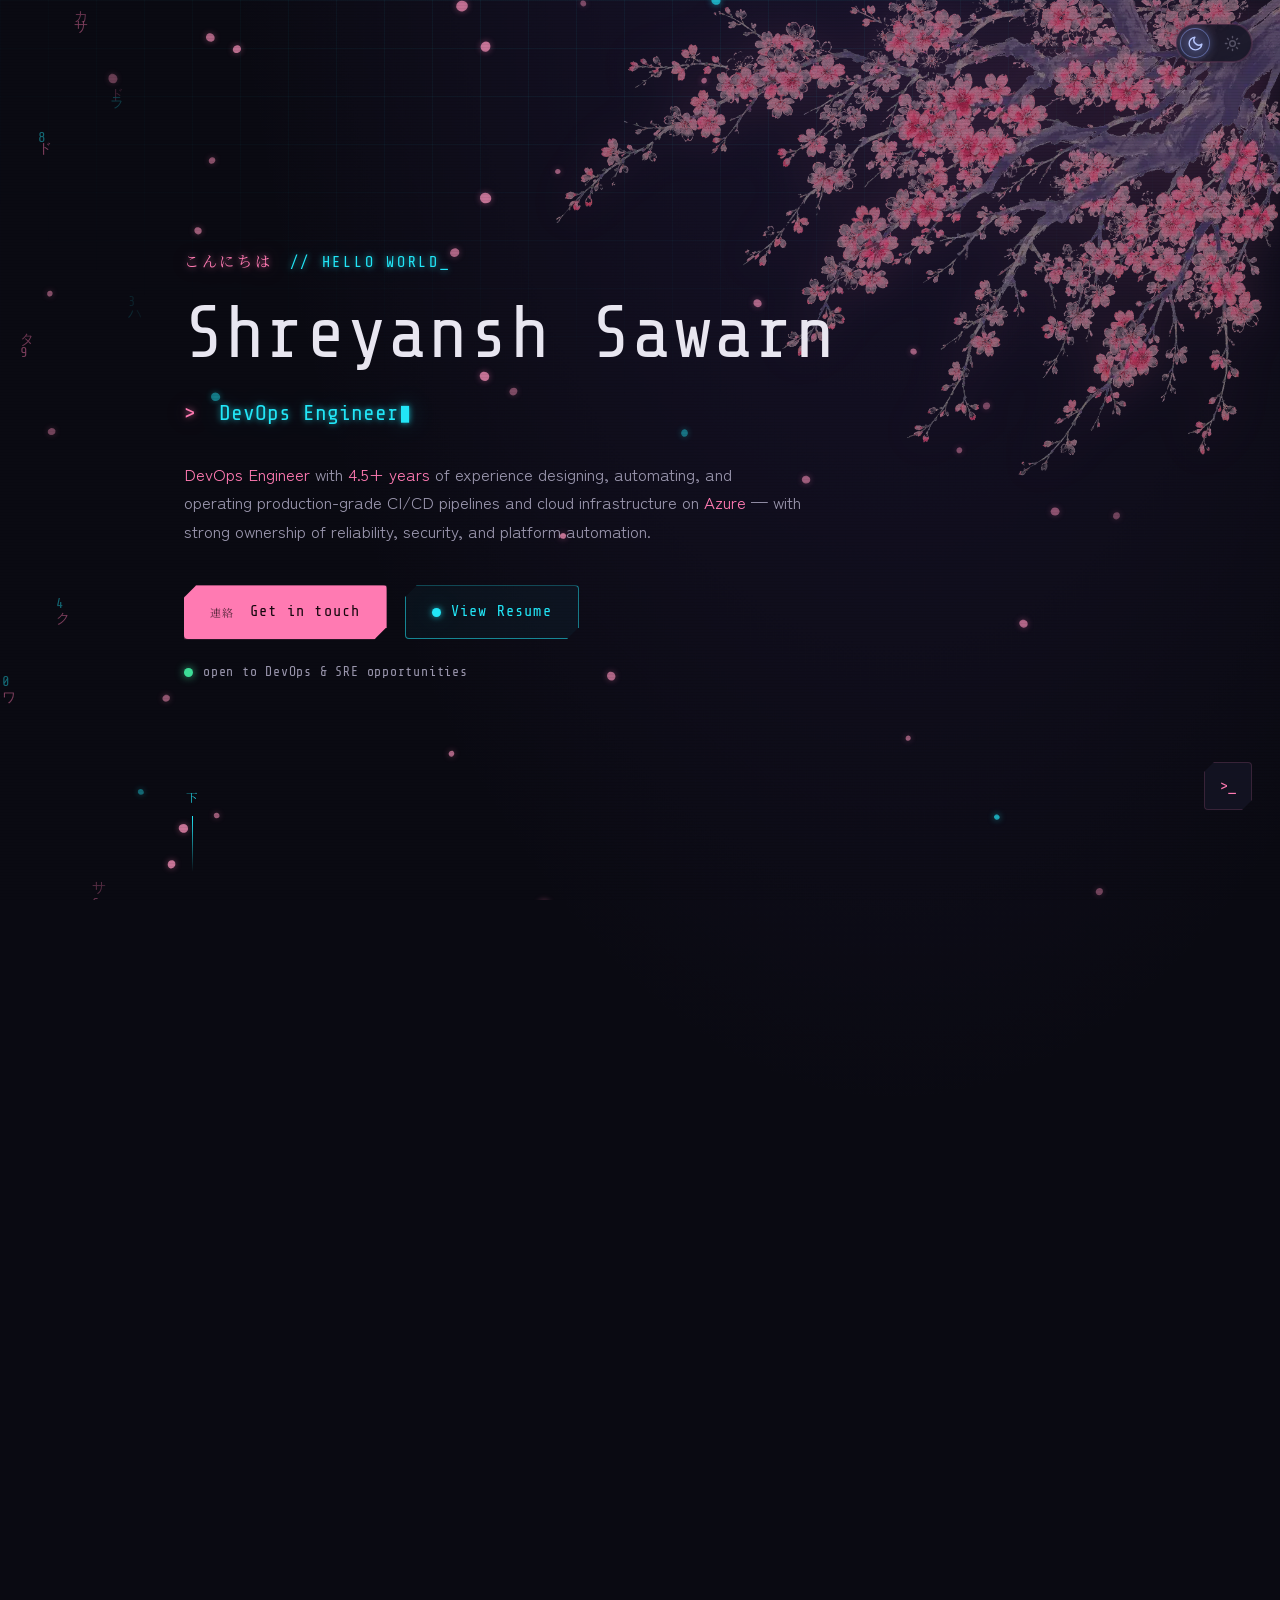
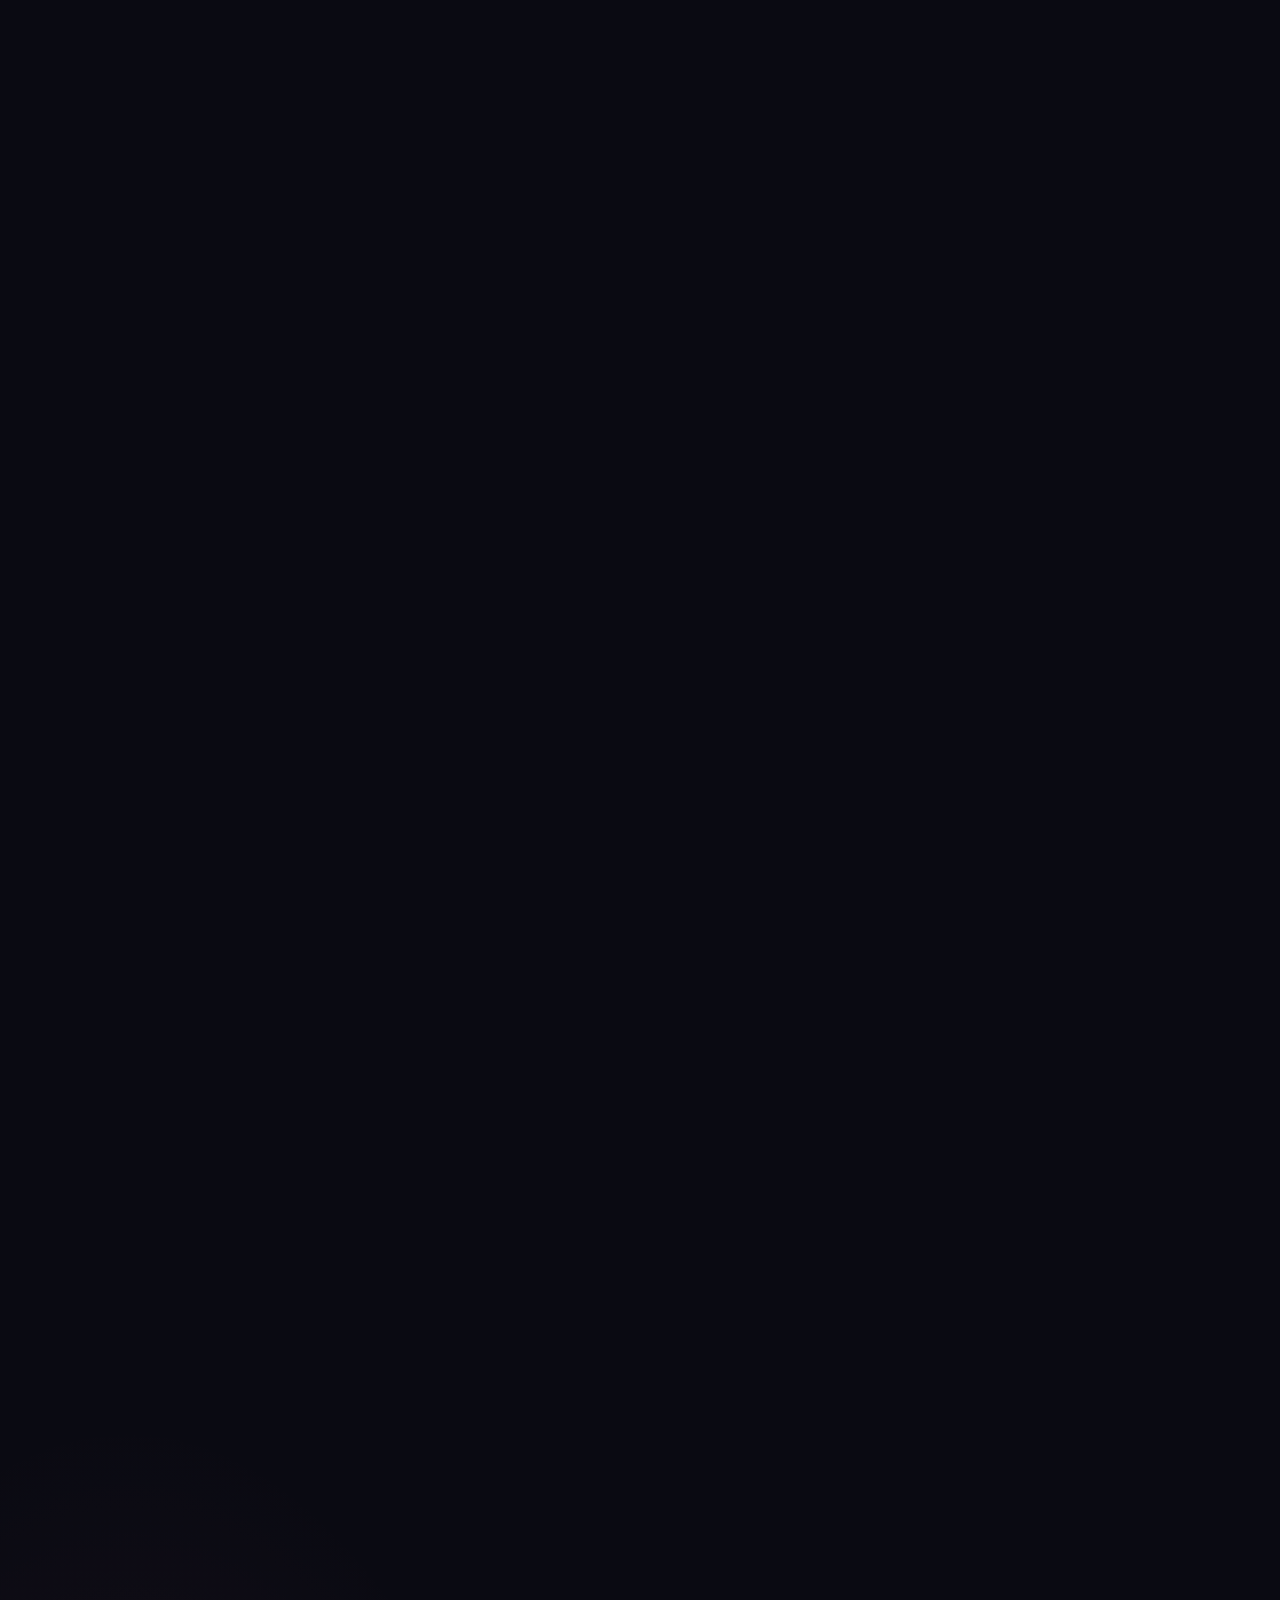
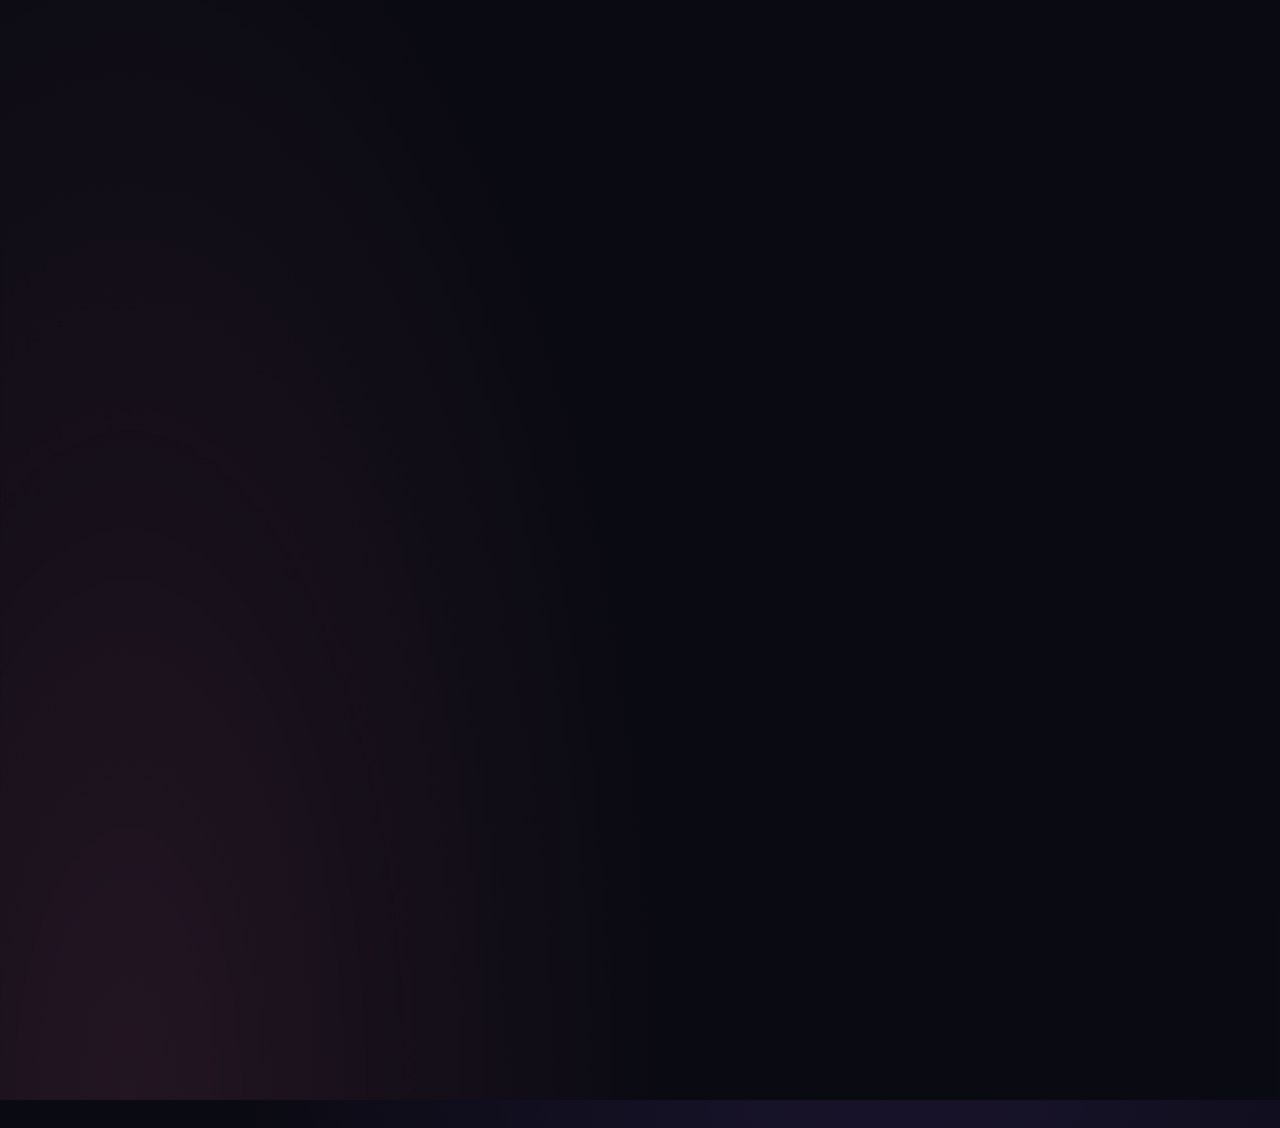
<file: index.html>
<!DOCTYPE html>
<html lang="en">

<head>
	<meta charset="UTF-8">
	<meta name="viewport" content="width=device-width, initial-scale=1.0">
	<title>Shreyansh Sawarn — DevOps Engineer</title>
	<meta name="description"
		content="Shreyansh Sawarn — DevOps Engineer with 4.5+ years of experience in Azure, CI/CD, Terraform and Kubernetes.">

	<!-- Open Graph (LinkedIn, WhatsApp, Slack, etc.) -->
	<meta property="og:type" content="website">
	<meta property="og:url" content="https://shreyansh-sawarn.github.io/">
	<meta property="og:title" content="Shreyansh Sawarn — DevOps Engineer">
	<meta property="og:description"
		content="DevOps Engineer with 4.5+ years of experience in Azure, CI/CD, Terraform and Kubernetes.">
	<meta property="og:image" content="https://shreyansh-sawarn.github.io/images/og-image.png">
	<meta property="og:image:width" content="1200">
	<meta property="og:image:height" content="630">

	<!-- Twitter / X -->
	<meta name="twitter:card" content="summary_large_image">
	<meta name="twitter:title" content="Shreyansh Sawarn — DevOps Engineer">
	<meta name="twitter:description"
		content="DevOps Engineer with 4.5+ years of experience in Azure, CI/CD, Terraform and Kubernetes.">
	<meta name="twitter:image" content="https://shreyansh-sawarn.github.io/images/og-image.png">

	<link rel="canonical" href="https://shreyansh-sawarn.github.io/">
	<link rel="icon" type="image/svg+xml" href="images/favicon.svg">
	<link rel="icon" type="image/png" href="images/male-technologist.png">

	<!-- Structured data for search engines -->
	<script type="application/ld+json">
	{
		"@context": "https://schema.org",
		"@type": "Person",
		"name": "Shreyansh Sawarn",
		"jobTitle": "DevOps Engineer",
		"url": "https://shreyansh-sawarn.github.io/",
		"email": "mailto:shreyanshsawarn88@gmail.com",
		"image": "https://shreyansh-sawarn.github.io/images/og-image.png",
		"sameAs": [
			"https://github.com/shreyansh-sawarn",
			"https://www.linkedin.com/in/shreyanshsawarn/",
			"https://twitter.com/SawarnShreyansh"
		],
		"knowsAbout": ["DevOps", "Microsoft Azure", "CI/CD", "Terraform", "Kubernetes", "Site Reliability Engineering", "Docker"],
		"worksFor": {
			"@type": "Organization",
			"name": "Tata Consultancy Services"
		}
	}
	</script>
	<link rel="preload" as="image" type="image/webp" href="images/sakura-dark-800.webp"
		media="(max-width: 900px)">
	<link rel="preload" as="image" type="image/webp" href="images/sakura-dark-1200.webp"
		media="(min-width: 901px)">
	<link rel="preconnect" href="https://fonts.googleapis.com">
	<link rel="preconnect" href="https://fonts.gstatic.com" crossorigin>
	<!-- fonts load async (display=swap shows fallback text immediately) -->
	<link rel="stylesheet"
		href="https://fonts.googleapis.com/css2?family=Share+Tech+Mono&family=Zen+Kaku+Gothic+New&family=Noto+Serif+JP:wght@600&display=swap"
		media="print" onload="this.media='all'">
	<noscript>
		<link rel="stylesheet"
			href="https://fonts.googleapis.com/css2?family=Share+Tech+Mono&family=Zen+Kaku+Gothic+New&family=Noto+Serif+JP:wght@600&display=swap">
	</noscript>
	<link rel="stylesheet" href="style.css">
</head>

<body>
	<a class="skip-link" href="#background">Skip to content</a>
	<!-- Falling sakura petals -->
	<canvas id="sakura" aria-hidden="true"></canvas>
	<!-- Scanline / grid overlays -->
	<div class="overlay-grid" aria-hidden="true"></div>
	<div class="overlay-scanlines" aria-hidden="true"></div>
	<!-- Cherry blossom branches draping from the top-right corner (sumi-e artwork).
	     The wrapper clips the off-edge overhang so it can't widen the mobile layout viewport. -->
	<div class="tree-wrap" aria-hidden="true">
		<picture>
			<!-- phones always get the 800w file, regardless of pixel density -->
			<source media="(max-width: 900px)" srcset="images/sakura-dark-800.webp">
			<img class="sakura-tree sakura-tree--dark" src="images/sakura-dark-1200.webp" alt="" width="1200"
				height="800">
		</picture>
		<picture>
			<source media="(max-width: 900px)" srcset="images/sakura-light-800.webp">
			<img class="sakura-tree sakura-tree--light" src="images/sakura-light-1200.webp" alt="" width="1200"
				height="800" loading="lazy">
		</picture>
	</div>

	<div id="site">

		<!-- ============ HERO ============ -->
		<header class="hero">
			<p class="hero_kicker"><span class="jp">こんにちは</span> // HELLO WORLD_</p>

			<h1 class="hero_name glitch" data-text="Shreyansh Sawarn">Shreyansh Sawarn</h1>

			<div class="hero_roles">
				<span class="hero_prompt">&gt;</span>
				<span id="typewriter"></span><span class="cursor">▮</span>
			</div>

			<p class="hero_bio">
				<span class="highlight">DevOps Engineer</span> with <span class="highlight">4.5+ years</span> of
				experience designing, automating, and operating production-grade CI/CD pipelines and cloud
				infrastructure on <span class="highlight">Azure</span> — with strong ownership of reliability,
				security, and platform automation.
			</p>

			<div class="hero_actions">
				<a class="btn btn--primary" href="mailto:shreyanshsawarn88@gmail.com">
					<span class="jp-small">連絡</span> Get in touch
				</a>
				<a class="btn btn--ghost" href="images/Shreyansh_Sawarn_Resume.pdf" target="_blank" rel="noopener">
					<span class="status-dot" aria-hidden="true"></span> View Resume
				</a>
			</div>

			<p class="hero_avail">
				<span class="avail-dot" aria-hidden="true"></span>
				open to DevOps &amp; SRE opportunities
			</p>

			<div class="hero_scroll" aria-hidden="true">
				<span class="jp-small">下</span>
				<span class="hero_scroll_line"></span>
			</div>
		</header>

		<!-- ============ BACKGROUND ============ -->
		<section class="section reveal" id="background">
			<h2 class="section_title"><span class="section_jp">経歴</span>Background<span class="section_num">01</span></h2>
			<div class="section_content">
				<p>
					I'm a DevOps Engineer with 4.5+ years of experience designing and operating production-grade CI/CD
					pipelines and cloud infrastructure on Microsoft Azure. I specialize in Azure DevOps, Terraform,
					secure platform automation, and environment-specific deployments under real-world enterprise
					constraints.
				</p>
				<p>
					My work spans CI/CD for API gateways, frontend and backend platforms, infrastructure automation
					using Terraform and Terragrunt, custom Docker containerization and Kubernetes-based deployments on
					AKS, and SRE-aligned reliability and vulnerability remediation initiatives.
				</p>

				<div class="stats" aria-label="Key impact metrics">
					<div class="stat">
						<span class="stat_value" data-count="50" data-prefix="~" data-suffix="%">~50%</span>
						<span class="stat_label">less unplanned downtime</span>
					</div>
					<div class="stat">
						<span class="stat_value" data-count="98.55" data-decimals="2" data-suffix="%">98.55%</span>
						<span class="stat_label">SLI — up from 97.2%</span>
					</div>
					<div class="stat">
						<span class="stat_value" data-count="100" data-suffix="%">100%</span>
						<span class="stat_label">on-time delivery</span>
					</div>
					<div class="stat">
						<span class="stat_value" data-count="4.5" data-decimals="1" data-suffix="+">4.5+</span>
						<span class="stat_label">years in production</span>
					</div>
				</div>
			</div>
		</section>

		<!-- ============ SKILLS ============ -->
		<section class="section reveal" id="skills">
			<h2 class="section_title"><span class="section_jp">スキル</span>Skills<span class="section_num">02</span></h2>
			<div class="section_content">
				<div class="skills_grid">
					<div class="skill_card">
						<h3 class="skill_card_label"><span class="jp-small">開発</span>DevOps</h3>
						<ul class="taglist">
							<li>Azure DevOps</li>
							<li>Docker</li>
							<li>Terragrunt</li>
							<li>Git</li>
							<li>Kubernetes</li>
							<li>Azure Cloud Services</li>
							<li>Azure Data Factory</li>
							<li>Azure Storage</li>
						</ul>
					</div>

					<div class="skill_card">
						<h3 class="skill_card_label"><span class="jp-small">安全</span>Security</h3>
						<ul class="taglist">
							<li>SonarCloud</li>
							<li>JFrog Artifactory</li>
							<li>JFrog Xray</li>
							<li>Vulnerability Remediation</li>
							<li>CVE Analysis</li>
						</ul>
					</div>

					<div class="skill_card">
						<h3 class="skill_card_label"><span class="jp-small">言語</span>Programming &amp; DBMS</h3>
						<ul class="taglist">
							<li>YAML</li>
							<li>Python</li>
							<li>MySQL</li>
							<li>PowerShell</li>
							<li>Kusto Query Language</li>
							<li>Linux</li>
						</ul>
					</div>

					<div class="skill_card">
						<h3 class="skill_card_label"><span class="jp-small">道具</span>Tools</h3>
						<ul class="taglist">
							<li>GitHub</li>
							<li>GitLab</li>
							<li>Azure Application Insights</li>
							<li>Azure Monitor</li>
							<li>Jira</li>
							<li>Confluence</li>
							<li>PagerDuty</li>
						</ul>
					</div>
				</div>
			</div>
		</section>

		<!-- ============ EXPERIENCE ============ -->
		<section class="section reveal" id="experience">
			<h2 class="section_title"><span class="section_jp">経験</span>Experience<span class="section_num">03</span></h2>
			<div class="section_content">
				<!-- CI/CD pipeline: commit glows on reveal, full run via Deploy -->
				<div class="pipeline_row">
				<div class="pipeline" aria-hidden="true">
					<div class="stage">
						<span class="stage_dot"></span>
						<span class="stage_label">commit</span>
					</div>
					<span class="pipe"></span>
					<div class="stage">
						<span class="stage_dot"></span>
						<span class="stage_label">build</span>
					</div>
					<span class="pipe"></span>
					<div class="stage">
						<span class="stage_dot"></span>
						<span class="stage_label">test</span>
					</div>
					<span class="pipe"></span>
					<div class="stage">
						<span class="stage_dot"></span>
						<span class="stage_label">deploy</span>
					</div>
				</div>

				<div class="pipeline_controls">
					<button id="deploy-btn" type="button">▶ deploy</button>
					<span id="deploy-status" class="deploy_status" role="status"></span>
				</div>
				</div>

				<article class="job">
					<div class="job_header">
						<div>
							<h3 class="job_company">Tata Consultancy Services (TCS)</h3>
							<p class="job_position">DevOps Engineer (Systems Engineer)</p>
						</div>
						<p class="job_time">May 2021 — Present</p>
					</div>
					<ul class="job_points">
						<li>Designed and implemented end-to-end Azure DevOps CI/CD pipelines for Kong Gateway and
							frontend services, enabling environment-specific validation and deployments using decK,
							RBAC-secured Admin APIs, and VM-based environment agents.</li>
						<li>Automated production-grade Redis Enterprise operations, including secure RedisJSON
							configuration loading via mTLS-secured scripts and a sequential, version-aware upgrade
							framework using Azure DevOps deployment jobs.</li>
						<li>Built and supported Docker-based workloads and Kubernetes deployments on AKS, supporting
							the transition from VM-based deployments to containerized architectures with 100% on-time
							delivery.</li>
						<li>Automated Azure IaaS provisioning using Terraform and Terragrunt, ensuring DRY, scalable,
							multi-environment infrastructure.</li>
						<li>Drove SRE-aligned reliability improvements by integrating Azure Application Insights via
							Terraform, reducing unplanned downtime by ~50% and improving SLI from 97.2% to 98.55%.</li>
						<li>Owned VM-level vulnerability remediation across environments, resolving critical CVEs
							identified via Qualys, CrowdStrike, and Nucleus while preserving application stability.</li>
					</ul>
				</article>
			</div>
		</section>

		<!-- ============ CERTIFICATIONS — scaffold, currently disabled ============
		     To activate: 1) uncomment this section
		                   2) fill in real cert names, years, credential URLs
		                   3) renumber: this becomes 04, Projects' section_num becomes 05
		     CSS (.certs_grid / .cert_card) is already live in style.css.

		<section class="section reveal" id="certifications">
			<h2 class="section_title"><span class="section_jp">資格</span>Certifications<span class="section_num">04</span></h2>
			<div class="section_content">
				<div class="certs_grid">

					<div class="cert_card">
						<span class="cert_badge">AZ-400</span>
						<div>
							<p class="cert_name">Microsoft Certified: DevOps Engineer Expert</p>
							<p class="cert_meta">Microsoft · YEAR · <a href="CREDENTIAL_URL" target="_blank" rel="noopener">verify</a></p>
						</div>
					</div>

					<div class="cert_card">
						<span class="cert_badge">AZ-104</span>
						<div>
							<p class="cert_name">Microsoft Certified: Azure Administrator Associate</p>
							<p class="cert_meta">Microsoft · YEAR · <a href="CREDENTIAL_URL" target="_blank" rel="noopener">verify</a></p>
						</div>
					</div>

					<div class="cert_card">
						<span class="cert_badge">HCTA</span>
						<div>
							<p class="cert_name">HashiCorp Certified: Terraform Associate</p>
							<p class="cert_meta">HashiCorp · YEAR · <a href="CREDENTIAL_URL" target="_blank" rel="noopener">verify</a></p>
						</div>
					</div>

				</div>
			</div>
		</section>
		============ END CERTIFICATIONS SCAFFOLD ============ -->

		<!-- ============ PROJECTS ============ -->
		<section class="section reveal" id="projects">
			<h2 class="section_title"><span class="section_jp">作品</span>Projects<span class="section_num">04</span></h2>
			<div class="section_content">
				<div class="projects_grid">

					<article class="project_card project_card--featured">
						<div class="project_card_top">
							<span class="project_folder" aria-hidden="true">▰▰</span>
							<a class="project_gh" href="https://github.com/shreyansh-sawarn/tf-azure" target="_blank"
								rel="noopener" title="View on GitHub">
								<img src="images/github.svg" alt="GitHub">
							</a>
						</div>
						<h3 class="project_name">Terraform Azure Infrastructure Automation</h3>
						<p class="project_desc">
							Terraform configurations to automate provisioning and management of Azure infrastructure.
							Reusable modules and environment-specific deployments for consistent, scalable, DRY
							infrastructure.
						</p>
						<div class="taglist taglist--project">
							<span>Terraform</span>
							<span>Microsoft Azure</span>
						</div>
					</article>

					<article class="project_card">
						<div class="project_card_top">
							<span class="project_folder" aria-hidden="true">▰▰</span>
							<a class="project_gh" href="https://github.com/shreyansh-sawarn/Face-Eyes-Smile-Detector"
								target="_blank" rel="noopener" title="View on GitHub">
								<img src="images/github.svg" alt="GitHub">
							</a>
						</div>
						<h3 class="project_name">Face, Eye &amp; Smile Detector</h3>
						<p class="project_desc">
							A Python project that detects a user's face, eyes and smile through the webcam, with
							screenshot capture on demand.
						</p>
						<div class="taglist taglist--project">
							<span>Python</span>
							<span>Haar Cascade</span>
							<span>OpenCV</span>
						</div>
					</article>

					<article class="project_card">
						<div class="project_card_top">
							<span class="project_folder" aria-hidden="true">▰▰</span>
							<a class="project_gh" href="https://github.com/shreyansh-sawarn/Library-Management-System"
								target="_blank" rel="noopener" title="View on GitHub">
								<img src="images/github.svg" alt="GitHub">
							</a>
						</div>
						<h3 class="project_name">Library Management System</h3>
						<p class="project_desc">
							A simple website for managing a library and its users — catalog, members and lending.
						</p>
						<div class="taglist taglist--project">
							<span>HTML</span>
							<span>PHP</span>
							<span>CSS</span>
							<span>JavaScript</span>
							<span>SQL</span>
						</div>
					</article>

				</div>
			</div>
		</section>

		<!-- ============ FOOTER ============ -->
		<footer class="footer reveal">
			<p class="footer_jp" aria-hidden="true">ありがとうございました</p>
			<div class="footer_links">
				<a href="mailto:shreyanshsawarn88@gmail.com" title="Email">
					<img src="images/email.svg" alt="Email">
				</a>
				<a href="https://www.linkedin.com/in/shreyanshsawarn/" target="_blank" rel="noopener" title="LinkedIn">
					<img src="images/linkedin.svg" alt="LinkedIn">
				</a>
				<a href="https://github.com/shreyansh-sawarn" target="_blank" rel="noopener" title="GitHub">
					<img src="images/github.svg" alt="GitHub">
				</a>
				<a href="https://twitter.com/SawarnShreyansh" target="_blank" rel="noopener" title="X">
					<img src="images/x.svg" alt="X">
				</a>
			</div>
			<p class="footer_copy">Designed &amp; developed by <span class="highlight">Shreyansh Sawarn</span></p>
			<p class="footer_sub">桜 × サイバー — build, break, deploy, repeat.</p>
		</footer>
	</div>

	<!-- katakana digital rain, left edge -->
	<canvas id="rain" aria-hidden="true"></canvas>

	<button id="theme-toggle" role="switch" aria-checked="false" title="Toggle light/dark"
		aria-label="Toggle light and dark theme">
		<svg class="icon-moon" viewBox="0 0 24 24" fill="none" stroke="currentColor" stroke-width="2"
			stroke-linecap="round" stroke-linejoin="round" aria-hidden="true">
			<path d="M21 12.8A9 9 0 1 1 11.2 3a7 7 0 0 0 9.8 9.8z" />
		</svg>
		<svg class="icon-sun" viewBox="0 0 24 24" fill="none" stroke="currentColor" stroke-width="2"
			stroke-linecap="round" aria-hidden="true">
			<circle cx="12" cy="12" r="4" />
			<path
				d="M12 2v2M12 20v2M4.93 4.93l1.41 1.41M17.66 17.66l1.41 1.41M2 12h2M20 12h2M4.93 19.07l1.41-1.41M17.66 6.34l1.41-1.41" />
		</svg>
		<span class="toggle-knob" aria-hidden="true"></span>
	</button>
	<!-- terminal easter egg -->
	<button id="term-button" title="Open terminal (`)" aria-label="Open terminal">&gt;_</button>
	<div id="terminal" role="dialog" aria-label="Portfolio terminal" hidden>
		<div class="term_bar">
			<span class="term_dot term_dot--r"></span>
			<span class="term_dot term_dot--y"></span>
			<span class="term_dot term_dot--g"></span>
			<span class="term_title">shreyansh@portfolio:~</span>
			<button class="term_close" id="term-close" aria-label="Close terminal">×</button>
		</div>
		<div class="term_out" id="term-out"></div>
		<div class="term_in">
			<span class="term_prompt">$</span>
			<input id="term-input" type="text" autocomplete="off" spellcheck="false" aria-label="Terminal input">
		</div>
	</div>

	<button id="top-button" title="Back to top" aria-label="Back to top">
		<svg viewBox="0 0 24 24" fill="none" stroke="currentColor" stroke-width="2" stroke-linecap="round"
			stroke-linejoin="round" aria-hidden="true">
			<path d="M12 19V5M5 12l7-7 7 7" />
		</svg>
	</button>

	<script src="main.js"></script>
</body>

</html>
</file>
<file: style.css>
/* ============================================================
   SHREYANSH SAWARN — cyberpunk × sakura
   ============================================================ */

:root {
	--bg: #0a0a12;
	--bg-soft: #10101c;
	--panel: rgba(20, 20, 36, 0.72);
	--panel-border: rgba(255, 122, 178, 0.16);
	--text: #e8e6f0;
	--text-dim: #9a96ad;
	--sakura: #ff7ab2;
	--sakura-soft: #ffb7d5;
	--neon: #22e6f7;
	--neon-dim: rgba(34, 230, 247, 0.55);
	--violet: #8b5cf6;
	--glow-pink: 0 0 6px rgba(255, 122, 178, 0.75), 0 0 24px rgba(255, 122, 178, 0.35);
	--glow-cyan: 0 0 6px rgba(34, 230, 247, 0.75), 0 0 24px rgba(34, 230, 247, 0.3);
	--bg-grad-1: rgba(139, 92, 246, 0.14);
	--bg-grad-2: rgba(255, 122, 178, 0.10);
	--grid-line: rgba(34, 230, 247, 0.05);
	--scanline-opacity: 0.5;
	--divider: rgba(255, 255, 255, 0.05);
	--panel-strong: rgba(20, 20, 36, 0.85);
	--tag-text: #ffb7d5;
	--tag-bg: rgba(255, 122, 178, 0.07);
	--tag-border: rgba(255, 122, 178, 0.28);
	--icon-filter: invert(80%);
	--mono: 'Share Tech Mono', monospace;
	--sans: 'Zen Kaku Gothic New', sans-serif;
	--serif-jp: 'Noto Serif JP', serif;
}

/* ---------- light mode: sakura daytime ---------- */
body.light {
	--bg: #f6f1f4;
	--bg-soft: #efe8ee;
	--panel: rgba(255, 255, 255, 0.78);
	--panel-border: rgba(214, 51, 132, 0.22);
	--text: #241e2e;
	--text-dim: #5f5870;
	--sakura: #d63384;
	--sakura-soft: #b02a6c;
	--neon: #0e7c96;
	--neon-dim: rgba(14, 124, 150, 0.5);
	--glow-pink: 0 0 10px rgba(214, 51, 132, 0.22);
	--glow-cyan: 0 0 10px rgba(14, 124, 150, 0.22);
	--bg-grad-1: rgba(255, 183, 213, 0.4);
	--bg-grad-2: rgba(165, 216, 232, 0.35);
	--grid-line: rgba(14, 124, 150, 0.07);
	--scanline-opacity: 0.1;
	--divider: rgba(0, 0, 0, 0.08);
	--panel-strong: rgba(255, 255, 255, 0.92);
	--tag-text: #a1246b;
	--tag-bg: rgba(214, 51, 132, 0.07);
	--tag-border: rgba(214, 51, 132, 0.3);
	--icon-filter: invert(28%);
}

* {
	margin: 0;
	padding: 0;
	box-sizing: border-box;
}

html {
	scroll-behavior: smooth;
	/* hidden = fallback; clip = real fix for mobile layout-viewport widening */
	overflow-x: hidden;
	overflow-x: clip;
}

body {
	background:
		radial-gradient(ellipse 90% 60% at 70% -10%, var(--bg-grad-1), transparent 60%),
		radial-gradient(ellipse 70% 50% at 10% 100%, var(--bg-grad-2), transparent 60%),
		var(--bg);
	color: var(--text);
	font-family: var(--sans);
	line-height: 1.7;
	overflow-x: hidden;
	overflow-x: clip;
	transition: background 0.4s ease, color 0.4s ease;
}

::selection {
	background: var(--sakura);
	color: var(--bg);
}

/* Custom scrollbar */
::-webkit-scrollbar {
	width: 8px;
}

::-webkit-scrollbar-track {
	background: var(--bg);
}

::-webkit-scrollbar-thumb {
	background: rgba(255, 122, 178, 0.45);
	border-radius: 10px;
}

::-webkit-scrollbar-thumb:hover {
	background: var(--sakura);
}

/* ---------- overlays ---------- */
#sakura {
	position: fixed;
	inset: 0;
	width: 100%;
	height: 100%;
	pointer-events: none;
	z-index: 1;
}

.overlay-grid {
	position: fixed;
	inset: 0;
	pointer-events: none;
	z-index: 0;
	background-image:
		linear-gradient(var(--grid-line) 1px, transparent 1px),
		linear-gradient(90deg, var(--grid-line) 1px, transparent 1px);
	background-size: 48px 48px;
	mask-image: radial-gradient(ellipse 80% 60% at 50% 0%, black 20%, transparent 75%);
	-webkit-mask-image: radial-gradient(ellipse 80% 60% at 50% 0%, black 20%, transparent 75%);
}

.overlay-scanlines {
	position: fixed;
	inset: 0;
	pointer-events: none;
	z-index: 2;
	background: repeating-linear-gradient(0deg,
			rgba(0, 0, 0, 0.10) 0px,
			rgba(0, 0, 0, 0.10) 1px,
			transparent 1px,
			transparent 3px);
	opacity: var(--scanline-opacity);
}

#site {
	position: relative;
	z-index: 3;
	max-width: 960px;
	margin: 0 auto;
	padding: 0 24px;
}

/* ---------- accessibility ---------- */
.skip-link {
	position: fixed;
	top: -60px;
	left: 24px;
	z-index: 50;
	font-family: var(--mono);
	font-size: 0.85rem;
	color: var(--bg);
	background: var(--neon);
	padding: 10px 18px;
	border-radius: 4px;
	text-decoration: none;
	transition: top 0.2s ease;
}

.skip-link:focus-visible {
	top: 16px;
}

a:focus-visible,
button:focus-visible,
input:focus-visible,
[tabindex]:focus-visible {
	outline: 2px solid var(--neon);
	outline-offset: 3px;
	border-radius: 2px;
}

/* ---------- shared ---------- */
.highlight {
	color: var(--sakura);
}

.jp {
	font-family: var(--serif-jp);
	color: var(--sakura);
}

.jp-small {
	font-family: var(--serif-jp);
	font-size: 0.72em;
	color: var(--neon);
	opacity: 0.85;
	margin-right: 0.5em;
	vertical-align: middle;
}

/* ============================================================
   HERO
   ============================================================ */
.hero {
	min-height: 100svh;
	display: flex;
	flex-direction: column;
	justify-content: center;
	position: relative;
	padding: 96px 0 64px;
}

/* ---------- cherry blossom branches (top-right frame) ---------- */
.tree-wrap {
	position: absolute;
	top: 0;
	left: 0;
	right: 0;
	height: 100svh;
	overflow: clip;
	pointer-events: none;
	z-index: 1;
	/* entrance fade lives here: wrapper's resting opacity is 1, so no end-jump */
	animation: wrap-fade 1.4s cubic-bezier(0.22, 1, 0.36, 1) backwards;
}

@keyframes wrap-fade {
	from {
		opacity: 0;
	}
}

.sakura-tree {
	position: absolute;
	top: 0;
	right: 0;
	width: min(58vw, 900px);
	height: auto;
	z-index: 1;
	pointer-events: none;
	transform-origin: 100% 0%;
	/* sway uses the standalone `rotate` property so JS can drive
	   parallax via `translate` without the two fighting */
	animation: tree-slide 1.4s cubic-bezier(0.22, 1, 0.36, 1) backwards,
		tree-sway 11s ease-in-out 1.4s infinite;
	opacity: var(--fade, 1);
}

/* slide only — opacity is never touched here, so the resting
   brightness (including the mobile 0.55 cap) applies throughout */
@keyframes tree-slide {
	from {
		translate: 40px -30px;
	}

	to {
		translate: 0 0;
	}
}

.sakura-tree--dark {
	filter: drop-shadow(0 0 22px rgba(255, 122, 178, 0.18));
}

.sakura-tree--light {
	display: none;
	filter: drop-shadow(0 6px 18px rgba(120, 60, 90, 0.12));
}

body.light .sakura-tree--dark {
	display: none;
}

body.light .sakura-tree--light {
	display: block;
}

@keyframes tree-sway {

	0%, 100% {
		rotate: 0deg;
	}

	50% {
		rotate: 0.5deg;
	}
}

@media (max-width: 900px) {
	.sakura-tree {
		width: 580px;
		right: -110px;
		opacity: calc(var(--fade, 1) * 0.8);
	}
}

/* staggered entrance */
.hero_kicker,
.hero_name,
.hero_roles,
.hero_bio,
.hero_actions {
	opacity: 0;
	animation: rise 0.9s cubic-bezier(0.22, 1, 0.36, 1) forwards;
}

.hero_kicker {
	animation-delay: 0.15s;
}

.hero_name {
	animation-delay: 0.3s;
}

.hero_roles {
	animation-delay: 0.5s;
}

.hero_bio {
	animation-delay: 0.65s;
}

.hero_actions {
	animation-delay: 0.8s;
}

@keyframes rise {
	from {
		opacity: 0;
		transform: translateY(26px);
	}

	to {
		opacity: 1;
		transform: none;
	}
}

.hero_kicker {
	font-family: var(--mono);
	color: var(--neon);
	text-shadow: var(--glow-cyan);
	letter-spacing: 0.18em;
	font-size: 0.95rem;
	margin-bottom: 18px;
}

.hero_kicker .jp {
	text-shadow: var(--glow-pink);
	margin-right: 0.4em;
}

.hero_name {
	font-family: var(--mono);
	font-size: clamp(2.4rem, 7.5vw, 4.6rem);
	font-weight: 400;
	line-height: 1.1;
	color: var(--text);
	letter-spacing: 0.01em;
	margin-bottom: 20px;
	position: relative;
	width: fit-content;
}

/* glitch */
.glitch::before,
.glitch::after {
	content: attr(data-text);
	position: absolute;
	inset: 0;
	overflow: hidden;
	clip-path: inset(50% 0 50% 0);
	opacity: 0;
}

.glitch::before {
	color: var(--sakura);
	text-shadow: -2px 0 var(--sakura);
	animation: glitch-a 3.8s infinite steps(1);
}

.glitch::after {
	color: var(--neon);
	text-shadow: 2px 0 var(--neon);
	animation: glitch-b 3.8s infinite steps(1);
}

@keyframes glitch-a {

	0%, 6.5%, 100% {
		opacity: 0;
		transform: none;
		clip-path: inset(50% 0 50% 0);
	}

	1% {
		opacity: 1;
		transform: translate(-3px, -2px);
		clip-path: inset(10% 0 62% 0);
	}

	2.5% {
		opacity: 1;
		transform: translate(3px, 1px);
		clip-path: inset(58% 0 12% 0);
	}

	4% {
		opacity: 1;
		transform: translate(-2px, 2px);
		clip-path: inset(30% 0 48% 0);
	}

	6% {
		opacity: 0;
	}
}

/* hovering the name makes the glitch go wild */
.glitch:hover::before,
.glitch:hover::after {
	animation-duration: 0.9s;
}

@keyframes glitch-b {

	0%, 7%, 100% {
		opacity: 0;
		transform: none;
		clip-path: inset(50% 0 50% 0);
	}

	1.5% {
		opacity: 1;
		transform: translate(3px, 2px);
		clip-path: inset(68% 0 6% 0);
	}

	3% {
		opacity: 1;
		transform: translate(-3px, -1px);
		clip-path: inset(4% 0 76% 0);
	}

	5% {
		opacity: 1;
		transform: translate(2px, -2px);
		clip-path: inset(42% 0 34% 0);
	}

	6.5% {
		opacity: 0;
	}
}

.hero_roles {
	font-family: var(--mono);
	font-size: clamp(1.05rem, 2.6vw, 1.35rem);
	color: var(--neon);
	text-shadow: var(--glow-cyan);
	margin-bottom: 28px;
	min-height: 1.6em;
}

#typewriter {
	display: inline-block;
}

/* glitch zap when a role finishes typing */
#typewriter.zap {
	animation: zap 0.32s steps(2);
}

@keyframes zap {
	0% {
		opacity: 0.25;
		transform: translateX(-3px) skewX(-10deg);
		text-shadow: 3px 0 var(--sakura), -3px 0 var(--neon);
	}

	50% {
		opacity: 1;
		transform: translateX(2px);
	}

	100% {
		transform: none;
	}
}

.hero_prompt {
	color: var(--sakura);
	text-shadow: var(--glow-pink);
	margin-right: 0.5em;
}

.cursor {
	animation: blink 1s steps(1) infinite;
}

@keyframes blink {
	50% {
		opacity: 0;
	}
}

.hero_bio {
	max-width: 620px;
	color: var(--text-dim);
	font-size: 1.05rem;
	margin-bottom: 40px;
}

.hero_actions {
	display: flex;
	gap: 18px;
	flex-wrap: wrap;
}

.btn {
	display: inline-flex;
	align-items: center;
	gap: 10px;
	font-family: var(--mono);
	font-size: 0.95rem;
	letter-spacing: 0.08em;
	text-decoration: none;
	padding: 13px 26px;
	border-radius: 4px;
	position: relative;
	overflow: hidden;
	transition: transform 0.2s ease, box-shadow 0.25s ease, background 0.25s ease;
	clip-path: polygon(12px 0, 100% 0, 100% calc(100% - 12px), calc(100% - 12px) 100%, 0 100%, 0 12px);
}

/* light sweep on hover */
.btn::after {
	content: "";
	position: absolute;
	top: 0;
	left: -80%;
	width: 45%;
	height: 100%;
	background: linear-gradient(105deg, transparent, rgba(255, 255, 255, 0.45), transparent);
	transform: skewX(-20deg);
	transition: left 0.45s ease;
	pointer-events: none;
}

.btn:hover::after {
	left: 135%;
}

.btn--primary {
	background: var(--sakura);
	color: #14060d;
	box-shadow: var(--glow-pink);
}

.btn--primary .jp-small {
	color: #14060d;
	opacity: 0.7;
}

.btn--primary:hover {
	transform: translateY(-2px);
	box-shadow: 0 0 10px rgba(255, 122, 178, 0.9), 0 0 40px rgba(255, 122, 178, 0.5);
}

.btn--ghost {
	color: var(--neon);
	border: 1px solid var(--neon-dim);
	background: rgba(34, 230, 247, 0.04);
}

.btn--ghost:hover {
	transform: translateY(-2px);
	background: rgba(34, 230, 247, 0.12);
	box-shadow: var(--glow-cyan);
}

.status-dot {
	width: 9px;
	height: 9px;
	border-radius: 50%;
	background: var(--neon);
	box-shadow: var(--glow-cyan);
	animation: pulse 2s ease-in-out infinite;
}

@keyframes pulse {
	50% {
		opacity: 0.35;
	}
}

/* availability signal */
.hero_avail {
	display: flex;
	align-items: center;
	gap: 10px;
	font-family: var(--mono);
	font-size: 0.82rem;
	letter-spacing: 0.06em;
	color: var(--text-dim);
	margin-top: 22px;
	opacity: 0;
	animation: rise 0.9s cubic-bezier(0.22, 1, 0.36, 1) 0.95s forwards;
}

.avail-dot {
	width: 9px;
	height: 9px;
	border-radius: 50%;
	background: #3ddc97;
	box-shadow: 0 0 8px rgba(61, 220, 151, 0.8);
	animation: pulse 2s ease-in-out infinite;
}

.hero_scroll {
	position: absolute;
	bottom: 28px;
	left: 2px;
	display: flex;
	flex-direction: column;
	align-items: center;
	gap: 8px;
	color: var(--text-dim);
}

.hero_scroll .jp-small {
	margin: 0;
}

.hero_scroll_line {
	width: 1px;
	height: 56px;
	background: linear-gradient(var(--neon), transparent);
	animation: drop 2.2s ease-in-out infinite;
	transform-origin: top;
}

@keyframes drop {
	0% {
		transform: scaleY(0);
	}

	45% {
		transform: scaleY(1);
	}

	100% {
		transform: scaleY(1);
		opacity: 0;
	}
}

/* ============================================================
   SECTIONS
   ============================================================ */
.section {
	padding: 88px 0;
	border-top: 1px solid var(--divider);
}

.section_title {
	display: flex;
	align-items: baseline;
	gap: 16px;
	font-family: var(--mono);
	font-weight: 400;
	font-size: clamp(1.5rem, 3.5vw, 2rem);
	color: var(--text);
	margin-bottom: 40px;
	text-transform: uppercase;
	letter-spacing: 0.12em;
	position: relative;
	padding-bottom: 14px;
}

/* underline sweeps in when the section scrolls into view */
.section_title::after {
	content: "";
	position: absolute;
	left: 0;
	bottom: 0;
	width: 140px;
	height: 2px;
	background: linear-gradient(90deg, var(--sakura), var(--neon));
	box-shadow: 0 0 10px rgba(255, 122, 178, 0.5);
	transform: scaleX(0);
	transform-origin: left;
	transition: transform 0.9s cubic-bezier(0.22, 1, 0.36, 1) 0.25s;
}

.reveal.in .section_title::after {
	transform: scaleX(1);
}

.section_jp {
	font-family: var(--serif-jp);
	font-size: 0.85em;
	color: var(--sakura);
	text-shadow: var(--glow-pink);
}

.section_num {
	font-size: 0.62em;
	color: var(--neon-dim);
	margin-left: auto;
}

.section_num::before {
	content: "// ";
}

.section_content p {
	color: var(--text-dim);
	margin-bottom: 1.2em;
	max-width: 720px;
}

.section_content p:last-child {
	margin-bottom: 0;
}

/* ---------- impact stats ---------- */
.stats {
	display: grid;
	grid-template-columns: repeat(auto-fit, minmax(150px, 1fr));
	gap: 24px;
	margin-top: 48px;
	max-width: 720px;
}

.stat::before {
	content: "";
	display: block;
	width: 38px;
	height: 2px;
	background: linear-gradient(90deg, var(--sakura), var(--neon));
	box-shadow: 0 0 8px rgba(255, 122, 178, 0.5);
	margin-bottom: 14px;
}

.stat_value {
	display: block;
	font-family: var(--mono);
	font-size: clamp(1.7rem, 4vw, 2.4rem);
	color: var(--sakura);
	text-shadow: var(--glow-pink);
	line-height: 1.1;
	margin-bottom: 6px;
	font-variant-numeric: tabular-nums;
}

.stat_label {
	font-size: 0.82rem;
	color: var(--text-dim);
	letter-spacing: 0.03em;
}

/* ---------- skills ---------- */
.skills_grid {
	display: grid;
	grid-template-columns: repeat(auto-fit, minmax(260px, 1fr));
	gap: 20px;
}

.skill_card {
	background: var(--panel);
	border: 1px solid var(--panel-border);
	border-radius: 6px;
	padding: 24px;
	backdrop-filter: blur(6px);
	transition: transform 0.25s ease, border-color 0.25s ease, box-shadow 0.25s ease;
	clip-path: polygon(16px 0, 100% 0, 100% calc(100% - 16px), calc(100% - 16px) 100%, 0 100%, 0 16px);
}

.skill_card:hover {
	transform: translateY(-4px);
	border-color: var(--sakura);
	box-shadow: 0 0 24px rgba(255, 122, 178, 0.18);
}

.skill_card_label {
	font-family: var(--mono);
	font-weight: 400;
	font-size: 1.05rem;
	text-transform: uppercase;
	letter-spacing: 0.1em;
	color: var(--neon);
	margin-bottom: 16px;
}

.taglist {
	list-style: none;
	display: flex;
	flex-wrap: wrap;
	gap: 8px;
}

.taglist li,
.taglist span {
	font-family: var(--mono);
	font-size: 0.78rem;
	letter-spacing: 0.05em;
	text-transform: uppercase;
	color: var(--tag-text);
	background: var(--tag-bg);
	border: 1px solid var(--tag-border);
	border-radius: 3px;
	padding: 4px 10px;
	transition: background 0.2s ease, color 0.2s ease, box-shadow 0.2s ease;
}

.taglist li:hover,
.taglist span:hover {
	background: var(--sakura);
	color: #fff;
	box-shadow: 0 0 12px rgba(255, 122, 178, 0.35);
	translate: 0 -3px;
}

/* tags cascade in as their section reveals */
.reveal.in .taglist li {
	animation: tag-pop 0.5s cubic-bezier(0.22, 1, 0.36, 1) both;
}

.reveal.in .taglist li:nth-child(2) { animation-delay: 0.06s; }
.reveal.in .taglist li:nth-child(3) { animation-delay: 0.12s; }
.reveal.in .taglist li:nth-child(4) { animation-delay: 0.18s; }
.reveal.in .taglist li:nth-child(5) { animation-delay: 0.24s; }
.reveal.in .taglist li:nth-child(6) { animation-delay: 0.3s; }
.reveal.in .taglist li:nth-child(7) { animation-delay: 0.36s; }
.reveal.in .taglist li:nth-child(8) { animation-delay: 0.42s; }

@keyframes tag-pop {
	from {
		opacity: 0;
		translate: 0 14px;
	}
}

/* ---------- CI/CD pipeline ---------- */
.pipeline_row {
	display: flex;
	align-items: center;
	gap: 24px;
	flex-wrap: wrap;
	margin-bottom: 32px;
}

.pipeline {
	display: flex;
	align-items: center;
	gap: 10px;
	font-family: var(--mono);
	flex: 1 1 300px;
	max-width: 560px;
}

.stage {
	display: flex;
	flex-direction: column;
	align-items: center;
	gap: 7px;
}

.stage_dot {
	width: 14px;
	height: 14px;
	border-radius: 50%;
	border: 2px solid var(--neon-dim);
	background: transparent;
	position: relative;
}

.stage_label {
	font-size: 0.72rem;
	letter-spacing: 0.1em;
	color: var(--text-dim);
	text-transform: lowercase;
}

.pipe {
	flex: 1;
	height: 2px;
	background: var(--divider);
	position: relative;
	overflow: hidden;
	margin-bottom: 22px;
}

.pipe::after {
	content: "";
	position: absolute;
	inset: 0;
	background: linear-gradient(90deg, var(--sakura), var(--neon));
	transform: scaleX(0);
	transform-origin: left;
}

/* on scroll reveal (.armed): only the commit dot lights up — an invitation.
   The full sequence (.run) only plays via the Deploy button. */
.pipeline.armed .stage:nth-of-type(1) .stage_dot { animation: stage-on 0.35s 0.2s both; }

/* full light-up sequence: dot → pipe → dot → pipe ...
   (stages are divs counted 1-4, pipes are spans counted 1-3) */
.pipeline.run .stage:nth-of-type(1) .stage_dot { animation: stage-on 0.35s 0.2s both; }
.pipeline.run .pipe:nth-of-type(1)::after      { animation: pipe-fill 0.6s 0.55s both; }
.pipeline.run .stage:nth-of-type(2) .stage_dot { animation: stage-on 0.35s 1.15s both; }
.pipeline.run .pipe:nth-of-type(2)::after      { animation: pipe-fill 0.6s 1.5s both; }
.pipeline.run .stage:nth-of-type(3) .stage_dot { animation: stage-on 0.35s 2.1s both; }
.pipeline.run .pipe:nth-of-type(3)::after      { animation: pipe-fill 0.6s 2.45s both; }
.pipeline.run .stage:nth-of-type(4) .stage_dot { animation: stage-on 0.35s 3.05s both, deploy-pulse 2.2s 3.5s ease-in-out infinite; }

/* deploy button + status line */
.pipeline_controls {
	display: flex;
	align-items: center;
	gap: 18px;
	font-family: var(--mono);
	/* dots sit above their labels; nudge up so the button centers on the dot line */
	margin-bottom: 14px;
}

#deploy-btn {
	font-family: var(--mono);
	font-size: 0.82rem;
	letter-spacing: 0.08em;
	color: var(--neon);
	background: rgba(34, 230, 247, 0.05);
	border: 1px solid var(--neon-dim);
	border-radius: 4px;
	padding: 8px 18px;
	cursor: pointer;
	transition: box-shadow 0.25s ease, background 0.25s ease, transform 0.2s ease;
	clip-path: polygon(8px 0, 100% 0, 100% calc(100% - 8px), calc(100% - 8px) 100%, 0 100%, 0 8px);
}

#deploy-btn:hover:not(:disabled) {
	background: rgba(34, 230, 247, 0.14);
	box-shadow: var(--glow-cyan);
	transform: translateY(-2px);
}

#deploy-btn:disabled {
	opacity: 0.45;
	cursor: default;
}

.deploy_status {
	font-size: 0.8rem;
	color: var(--text-dim);
	letter-spacing: 0.05em;
	min-height: 1.2em;
}

.deploy_status.ok {
	color: var(--neon);
	text-shadow: var(--glow-cyan);
	animation: status-pop 0.4s cubic-bezier(0.22, 1, 0.36, 1);
}

@keyframes status-pop {
	from {
		opacity: 0;
		translate: 0 6px;
	}
}

@keyframes stage-on {
	to {
		background: var(--sakura);
		border-color: var(--sakura);
		box-shadow: 0 0 10px rgba(255, 122, 178, 0.8);
	}
}

@keyframes pipe-fill {
	to {
		transform: scaleX(1);
	}
}

@keyframes deploy-pulse {
	50% {
		box-shadow: 0 0 18px rgba(34, 230, 247, 0.9);
		border-color: var(--neon);
		background: var(--neon);
	}
}

/* ---------- experience ---------- */
.job {
	background: var(--panel);
	border: 1px solid var(--panel-border);
	border-radius: 6px;
	padding: 32px;
	backdrop-filter: blur(6px);
	position: relative;
	overflow: hidden;
}

.job::before {
	content: "";
	position: absolute;
	left: 0;
	top: 0;
	width: 2px;
	height: 100%;
	background: linear-gradient(var(--sakura), var(--neon));
	box-shadow: var(--glow-pink);
}

.job_header {
	display: flex;
	justify-content: space-between;
	align-items: flex-start;
	gap: 16px;
	flex-wrap: wrap;
	margin-bottom: 20px;
}

.job_company {
	font-family: var(--mono);
	font-weight: 400;
	font-size: 1.25rem;
	color: var(--text);
}

.job_position {
	color: var(--sakura);
	font-size: 0.95rem;
	margin-top: 4px;
}

.job_time {
	font-family: var(--mono);
	font-size: 0.85rem;
	color: var(--neon);
	white-space: nowrap;
}

.job_points {
	list-style: none;
}

.job_points li {
	color: var(--text-dim);
	padding-left: 24px;
	position: relative;
	margin-bottom: 14px;
	font-size: 0.97rem;
	transition: translate 0.25s ease, color 0.25s ease;
}

.job_points li:hover {
	translate: 6px 0;
	color: var(--text);
}

.job_points li::before {
	content: "▹";
	position: absolute;
	left: 0;
	color: var(--sakura);
}

.job_points li:last-child {
	margin-bottom: 0;
}

/* ---------- certifications (section is scaffolded in HTML, currently commented out) ---------- */
.certs_grid {
	display: grid;
	grid-template-columns: repeat(auto-fit, minmax(300px, 1fr));
	gap: 20px;
}

.cert_card {
	display: flex;
	align-items: center;
	gap: 18px;
	background: var(--panel);
	border: 1px solid var(--panel-border);
	border-radius: 6px;
	padding: 20px 22px;
	backdrop-filter: blur(6px);
	transition: transform 0.25s ease, border-color 0.25s ease, box-shadow 0.25s ease;
	clip-path: polygon(14px 0, 100% 0, 100% calc(100% - 14px), calc(100% - 14px) 100%, 0 100%, 0 14px);
}

.cert_card:hover {
	transform: translateY(-4px);
	border-color: var(--neon);
	box-shadow: 0 0 24px rgba(34, 230, 247, 0.16);
}

.cert_badge {
	font-family: var(--mono);
	font-size: 0.85rem;
	letter-spacing: 0.05em;
	color: var(--neon);
	border: 1px solid var(--neon-dim);
	border-radius: 4px;
	padding: 9px 13px;
	white-space: nowrap;
	text-shadow: var(--glow-cyan);
}

.cert_name {
	color: var(--text);
	font-size: 0.95rem;
	line-height: 1.4;
}

.cert_meta {
	font-family: var(--mono);
	font-size: 0.75rem;
	color: var(--text-dim);
	margin-top: 4px;
}

.cert_meta a {
	color: var(--neon);
}

/* ---------- projects ---------- */
.projects_grid {
	display: grid;
	grid-template-columns: repeat(auto-fit, minmax(280px, 1fr));
	gap: 20px;
}

.project_card {
	background: var(--panel);
	border: 1px solid var(--panel-border);
	border-radius: 6px;
	padding: 26px;
	backdrop-filter: blur(6px);
	display: flex;
	flex-direction: column;
	transition: transform 0.25s ease, border-color 0.25s ease, box-shadow 0.25s ease;
	clip-path: polygon(16px 0, 100% 0, 100% calc(100% - 16px), calc(100% - 16px) 100%, 0 100%, 0 16px);
}

.project_card:hover {
	transform: translateY(-5px);
	border-color: var(--neon);
	box-shadow: 0 0 26px rgba(34, 230, 247, 0.16);
}

.project_card--featured {
	border-color: rgba(255, 122, 178, 0.4);
}

.project_card_top {
	display: flex;
	justify-content: space-between;
	align-items: center;
	margin-bottom: 18px;
}

.project_folder {
	color: var(--sakura);
	font-size: 1.1rem;
	letter-spacing: 4px;
	text-shadow: var(--glow-pink);
}

.project_gh img {
	width: 22px;
	height: 22px;
	filter: var(--icon-filter);
	transition: filter 0.2s ease, transform 0.2s ease;
}

.project_gh:hover img {
	filter: invert(60%) sepia(80%) saturate(400%) hue-rotate(300deg);
	transform: scale(1.15);
}

.project_name {
	font-family: var(--mono);
	font-weight: 400;
	font-size: 1.1rem;
	color: var(--text);
	margin-bottom: 10px;
}

.project_desc {
	color: var(--text-dim);
	font-size: 0.93rem;
	flex-grow: 1;
	margin-bottom: 18px;
}

/* live GitHub stats row (filled by JS) */
.project_meta {
	font-family: var(--mono);
	font-size: 0.75rem;
	color: var(--neon);
	margin-bottom: 12px;
	letter-spacing: 0.04em;
}

.project_meta .sep {
	color: var(--text-dim);
	margin: 0 7px;
}

.taglist--project {
	margin-top: auto;
}

/* ============================================================
   FOOTER
   ============================================================ */
.footer {
	padding: 72px 0 48px;
	border-top: 1px solid var(--divider);
	text-align: center;
}

.footer_jp {
	font-family: var(--serif-jp);
	color: var(--sakura);
	text-shadow: var(--glow-pink);
	font-size: 1.1rem;
	margin-bottom: 24px;
	letter-spacing: 0.3em;
}

.footer_links {
	display: flex;
	justify-content: center;
	gap: 26px;
	margin-bottom: 24px;
}

.footer_links img {
	width: 24px;
	height: 24px;
	filter: var(--icon-filter);
	transition: filter 0.2s ease, transform 0.2s ease;
}

.footer_links a:hover img {
	filter: invert(60%) sepia(80%) saturate(400%) hue-rotate(300deg) drop-shadow(0 0 6px rgba(255, 122, 178, 0.8));
	transform: translateY(-3px);
}

.footer_copy {
	font-family: var(--mono);
	font-size: 0.85rem;
	color: var(--text-dim);
}

.footer_sub {
	font-family: var(--mono);
	font-size: 0.75rem;
	color: var(--text-dim);
	opacity: 0.65;
	margin-top: 8px;
	letter-spacing: 0.1em;
}

/* ============================================================
   BACK TO TOP
   ============================================================ */
#top-button {
	position: fixed;
	bottom: 28px;
	right: 28px;
	z-index: 10;
	width: 48px;
	height: 48px;
	display: flex;
	align-items: center;
	justify-content: center;
	color: var(--neon);
	background: var(--panel-strong);
	border: 1px solid var(--neon-dim);
	border-radius: 4px;
	cursor: pointer;
	opacity: 0;
	pointer-events: none;
	transition: opacity 0.3s ease, transform 0.3s ease, box-shadow 0.3s ease;
	clip-path: polygon(10px 0, 100% 0, 100% calc(100% - 10px), calc(100% - 10px) 100%, 0 100%, 0 10px);
}

#top-button svg {
	width: 20px;
	height: 20px;
}

#top-button.visible {
	opacity: 1;
	pointer-events: auto;
}

#top-button {
	transform: translateZ(0);
}

#top-button:hover {
	box-shadow: var(--glow-cyan);
	transform: translateY(-3px) translateZ(0);
}

/* ============================================================
   DIGITAL RAIN
   ============================================================ */
/* katakana digital rain down the left edge */
#rain {
	position: fixed;
	top: 0;
	left: 0;
	width: 150px;
	height: 100vh;
	z-index: 1;
	pointer-events: none;
	opacity: 0.55;
	mask-image: linear-gradient(90deg, black 55%, transparent);
	-webkit-mask-image: linear-gradient(90deg, black 55%, transparent);
}

body.light #rain {
	opacity: 0.3;
}

@media (max-width: 1100px) {
	#rain {
		display: none;
	}
}

/* ============================================================
   THEME TOGGLE
   ============================================================ */
#theme-toggle {
	position: fixed;
	top: 24px;
	right: 28px;
	z-index: 10;
	display: flex;
	align-items: center;
	justify-content: space-between;
	width: 76px;
	height: 38px;
	padding: 0 10px;
	background: var(--panel-strong);
	border: 1px solid var(--panel-border);
	border-radius: 999px;
	cursor: pointer;
	/* stays readable over the blossom artwork behind it */
	backdrop-filter: blur(10px);
	-webkit-backdrop-filter: blur(10px);
	box-shadow: 0 2px 14px rgba(0, 0, 0, 0.35), 0 0 0 1px rgba(255, 122, 178, 0.12);
	/* own compositing layer: avoids fixed-element paint dropouts */
	transform: translateZ(0);
	transition: box-shadow 0.3s ease, background 0.3s ease, border-color 0.3s ease;
}

#theme-toggle:hover {
	box-shadow: var(--glow-pink);
}

#theme-toggle svg {
	width: 17px;
	height: 17px;
	position: relative;
	z-index: 2;
	transition: color 0.35s ease, opacity 0.35s ease, filter 0.35s ease;
}

/* dark mode: moon lit, sun dimmed */
.icon-sun {
	color: var(--text-dim);
	opacity: 0.45;
}

.icon-moon {
	color: #b9c8ff;
	opacity: 1;
	filter: drop-shadow(0 0 5px rgba(150, 170, 255, 0.8));
}

/* light mode: sun lit, moon dimmed */
body.light .icon-sun {
	color: #f59e0b;
	opacity: 1;
	filter: drop-shadow(0 0 6px rgba(245, 158, 11, 0.7));
}

body.light .icon-moon {
	color: var(--text-dim);
	opacity: 0.45;
	filter: none;
}

.toggle-knob {
	position: absolute;
	top: 3px;
	left: 3px;
	width: 30px;
	height: 30px;
	border-radius: 50%;
	background: rgba(88, 100, 160, 0.28);
	border: 1px solid rgba(150, 170, 255, 0.45);
	box-shadow: 0 0 10px rgba(150, 170, 255, 0.35);
	transform: translateX(0);
	transition: transform 0.35s cubic-bezier(0.34, 1.56, 0.64, 1), background 0.35s ease,
		border-color 0.35s ease, box-shadow 0.35s ease;
}

body.light .toggle-knob {
	transform: translateX(38px);
	background: rgba(245, 158, 11, 0.18);
	border-color: rgba(245, 158, 11, 0.55);
	box-shadow: 0 0 10px rgba(245, 158, 11, 0.35);
}

/* ============================================================
   TERMINAL EASTER EGG
   ============================================================ */
#term-button {
	position: fixed;
	bottom: 90px;
	right: 28px;
	z-index: 10;
	width: 48px;
	height: 48px;
	font-family: var(--mono);
	font-size: 0.95rem;
	color: var(--sakura);
	background: var(--panel-strong);
	border: 1px solid var(--panel-border);
	border-radius: 4px;
	cursor: pointer;
	transition: box-shadow 0.3s ease, transform 0.3s ease;
	clip-path: polygon(10px 0, 100% 0, 100% calc(100% - 10px), calc(100% - 10px) 100%, 0 100%, 0 10px);
}

#term-button {
	transform: translateZ(0);
}

#term-button:hover {
	box-shadow: var(--glow-pink);
	transform: translateY(-3px) translateZ(0);
}

#terminal {
	position: fixed;
	bottom: 152px;
	right: 28px;
	z-index: 30;
	width: min(480px, calc(100vw - 40px));
	background: rgba(12, 12, 22, 0.96);
	border: 1px solid var(--neon-dim);
	border-radius: 8px;
	box-shadow: 0 0 30px rgba(34, 230, 247, 0.15), 0 20px 50px rgba(0, 0, 0, 0.5);
	font-family: var(--mono);
	font-size: 0.85rem;
	overflow: hidden;
	animation: term-open 0.25s cubic-bezier(0.22, 1, 0.36, 1);
}

body.light #terminal {
	background: rgba(20, 18, 30, 0.97);
}

@keyframes term-open {
	from {
		opacity: 0;
		translate: 0 20px;
		scale: 0.97;
	}
}

.term_bar {
	display: flex;
	align-items: center;
	gap: 7px;
	padding: 9px 12px;
	background: rgba(255, 255, 255, 0.04);
	border-bottom: 1px solid rgba(255, 255, 255, 0.07);
}

.term_dot {
	width: 11px;
	height: 11px;
	border-radius: 50%;
}

.term_dot--r { background: #ff5f57; }
.term_dot--y { background: #febc2e; }
.term_dot--g { background: #28c840; }

.term_title {
	margin-left: 8px;
	color: #9a96ad;
	font-size: 0.75rem;
}

.term_close {
	margin-left: auto;
	background: none;
	border: none;
	color: #9a96ad;
	font-size: 1.1rem;
	cursor: pointer;
	line-height: 1;
}

.term_close:hover {
	color: #ff5f57;
}

.term_out {
	padding: 12px 14px 4px;
	height: 240px;
	overflow-y: auto;
	color: #cfcbdd;
	line-height: 1.55;
	white-space: pre-wrap;
	word-break: break-word;
}

.term_out .t-cmd { color: #22e6f7; }
.term_out .t-pink { color: #ff7ab2; }
.term_out .t-dim { color: #77738a; }
.term_out a { color: #22e6f7; }

.term_in {
	display: flex;
	align-items: center;
	gap: 8px;
	padding: 8px 14px 12px;
}

.term_prompt {
	color: #ff7ab2;
}

#term-input {
	flex: 1;
	background: none;
	border: none;
	outline: none;
	color: #e8e6f0;
	font-family: var(--mono);
	font-size: 0.85rem;
	caret-color: #22e6f7;
}

/* ============================================================
   SCROLL REVEAL
   ============================================================ */
.reveal {
	opacity: 0;
	transform: translateY(28px);
	transition: opacity 0.7s ease, transform 0.7s ease;
}

.reveal.in {
	opacity: 1;
	transform: none;
}

/* ============================================================
   RESPONSIVE & MOTION
   ============================================================ */
@media (max-width: 600px) {
	.section {
		padding: 64px 0;
	}

	.job {
		padding: 24px 20px;
	}

	.hero_scroll {
		display: none;
	}
}

@media (prefers-reduced-motion: reduce) {

	*,
	*::before,
	*::after {
		animation-duration: 0.01ms !important;
		animation-iteration-count: 1 !important;
		transition-duration: 0.01ms !important;
	}

	.reveal {
		opacity: 1;
		transform: none;
	}

	#sakura {
		display: none;
	}
}
</file>
